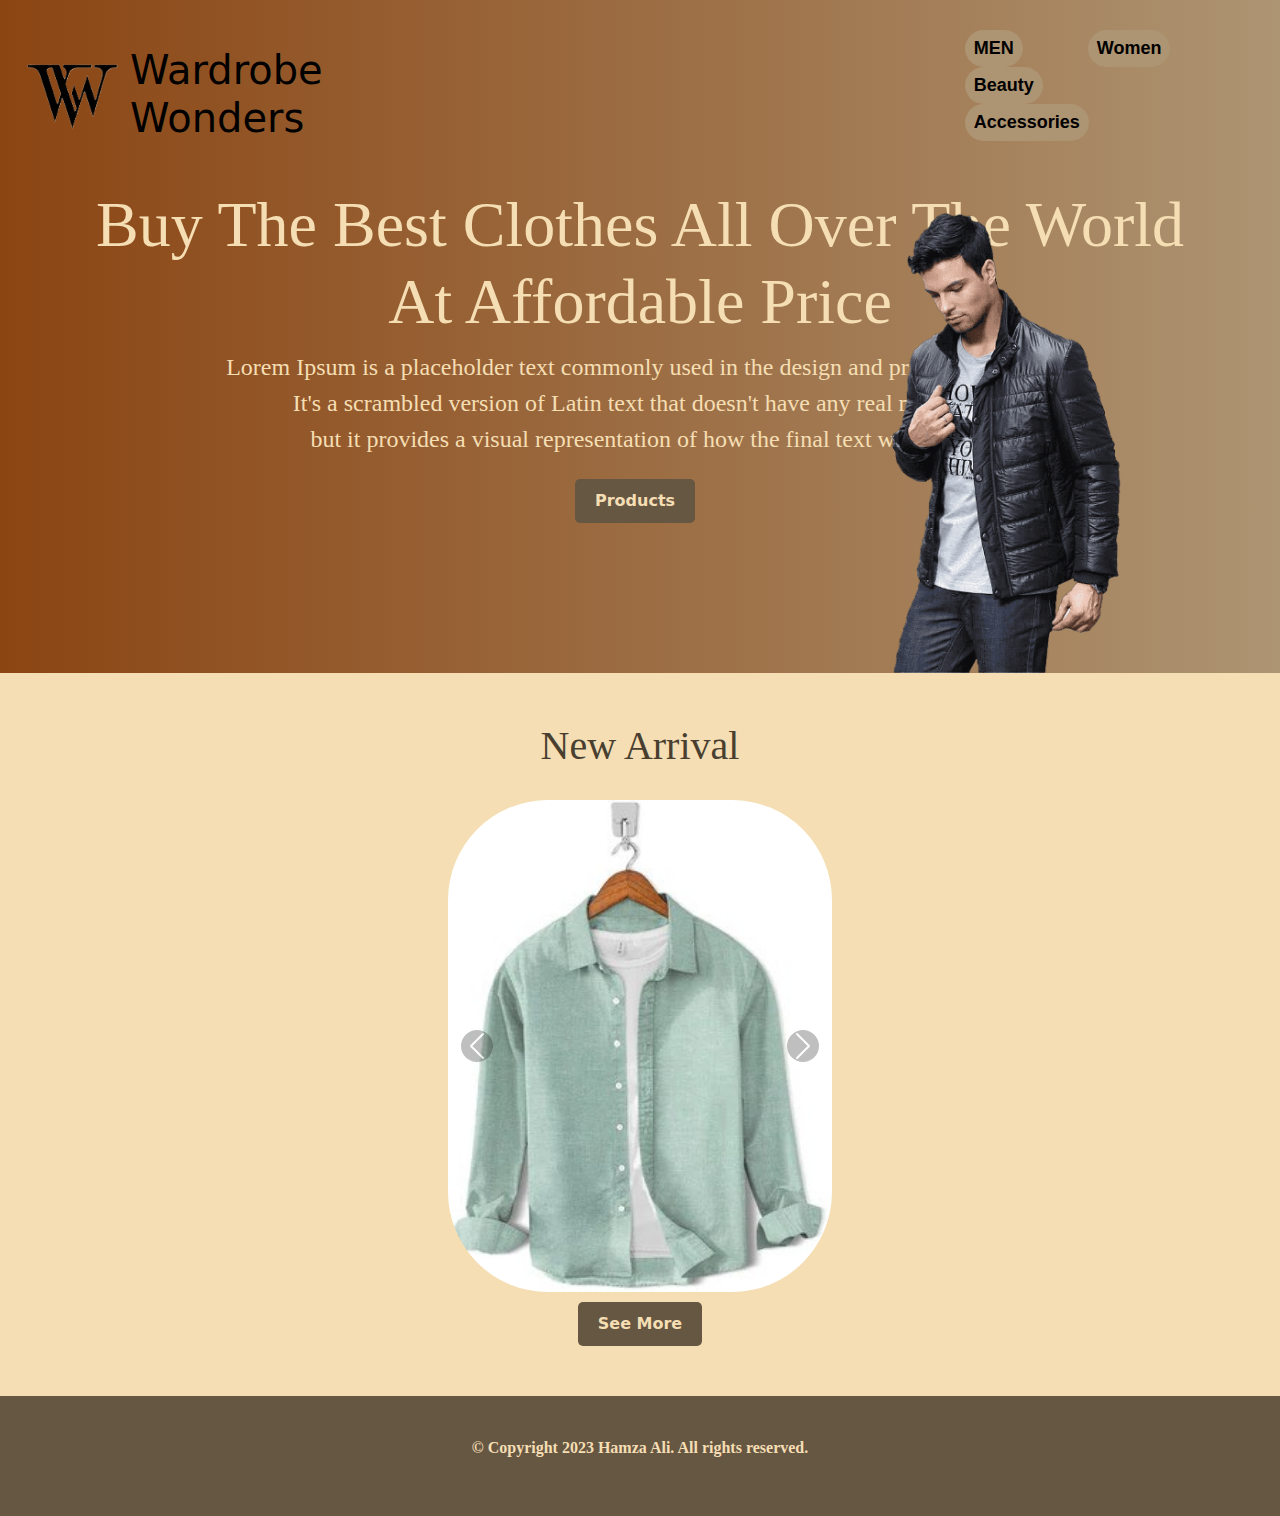
<file: index.html>
<!DOCTYPE html>
<html>
<head>
<title>Wardrobe Wonders</title>
<link rel="stylesheet" href="Style.css">
<link href="https://cdn.jsdelivr.net/npm/bootstrap@5.3.3/dist/css/bootstrap.min.css" rel="stylesheet" integrity="sha384-QWTKZyjpPEjISv5WaRU9OFeRpok6YctnYmDr5pNlyT2bRjXh0JMhjY6hW+ALEwIH" crossorigin="anonymous">
</head>
<body>
    <header>
        <div class="hero-section">
          <div class="logo-and-heading">
            <img class ="ww"src="./Images/logo2.png" alt="Wardrobe Wonders Logo">
            <h1 class="logofont">Wardrobe Wonders</h1>
            <nav>
              <ul>
                <li><a href="Men.html">MEN</a></li>
                <li><a href="Women.html">Women</a></li>
                <li><a href="Beauty.html">Beauty</a></li>
                <li><a href="Accessories.html">Accessories</a></li>
              </ul>
            </nav>
          </div>
          <div class="text-content">
            <h3 class="fonts hed3">Buy The Best Clothes All Over The World <br>At Affordable Price</h3>
            <p class="fonts para">Lorem Ipsum is a placeholder text commonly used in the design and printing industry. <br>It's a scrambled version of Latin text that doesn't have any real meaning, <br>but it provides a visual representation of how the final text will look.</p>
          </div>
          <div class="imagecontainer">
            <img class="clothes1" src="./Images/shirt2.png" alt="Wardrobe picture">
        </div>
            <div>
                <a href="#NewProducts" class="products-button">Products</a> 
              </div>
        </div>


            
      </header>
      <section class="product-section" id="NewProducts">

        <h2 class="secHead">New Arrival</h2>
        <div id="carouselExample" class="carousel slide">
            <div class="carousel-inner">
              <div class="carousel-item active">
                <a href="Men.html"> <img src="./Images/Men Images/Product 1.jpg" class="d-block w-100" alt="Product 1"></a>
              </div>
              <div class="carousel-item">
                <a href="Men.html"><img src="./Images/Men Images/Product 2.jpg" class="d-block w-100" alt="Product 2"></a>
              </div>
              <div class="carousel-item">
               <a href="Men.html"> <img src="./Images/Men Images/Product 3.jpg" class="d-block w-100" alt="Product 3"></a>
              </div>
            </div>
            <button class="carousel-control-prev" type="button" data-bs-target="#carouselExample" data-bs-slide="prev">
              <span class="carousel-control-prev-icon" aria-hidden="true"></span>
              <span class="visually-hidden">Previous</span>
            </button>
            <button class="carousel-control-next" type="button" data-bs-target="#carouselExample" data-bs-slide="next">
              <span class="carousel-control-next-icon" aria-hidden="true"></span>
              <span class="visually-hidden">Next</span>
            </button>
          </div>
          <div>
            <a href="Men.html" class="more-button">See More</a> 
          </div>
      </section>
      <footer>
        <p>&copy; Copyright 2023 Hamza Ali. All rights reserved.</p>
      </footer>
      <script src="https://cdn.jsdelivr.net/npm/bootstrap@5.3.3/dist/js/bootstrap.bundle.min.js" integrity="sha384-YvpcrYf0tY3lHB60NNkmXc5s9fDVZLESaAA55NDzOxhy9GkcIdslK1eN7N6jIeHz" crossorigin="anonymous"></script>    
</body>

</html>
</file>
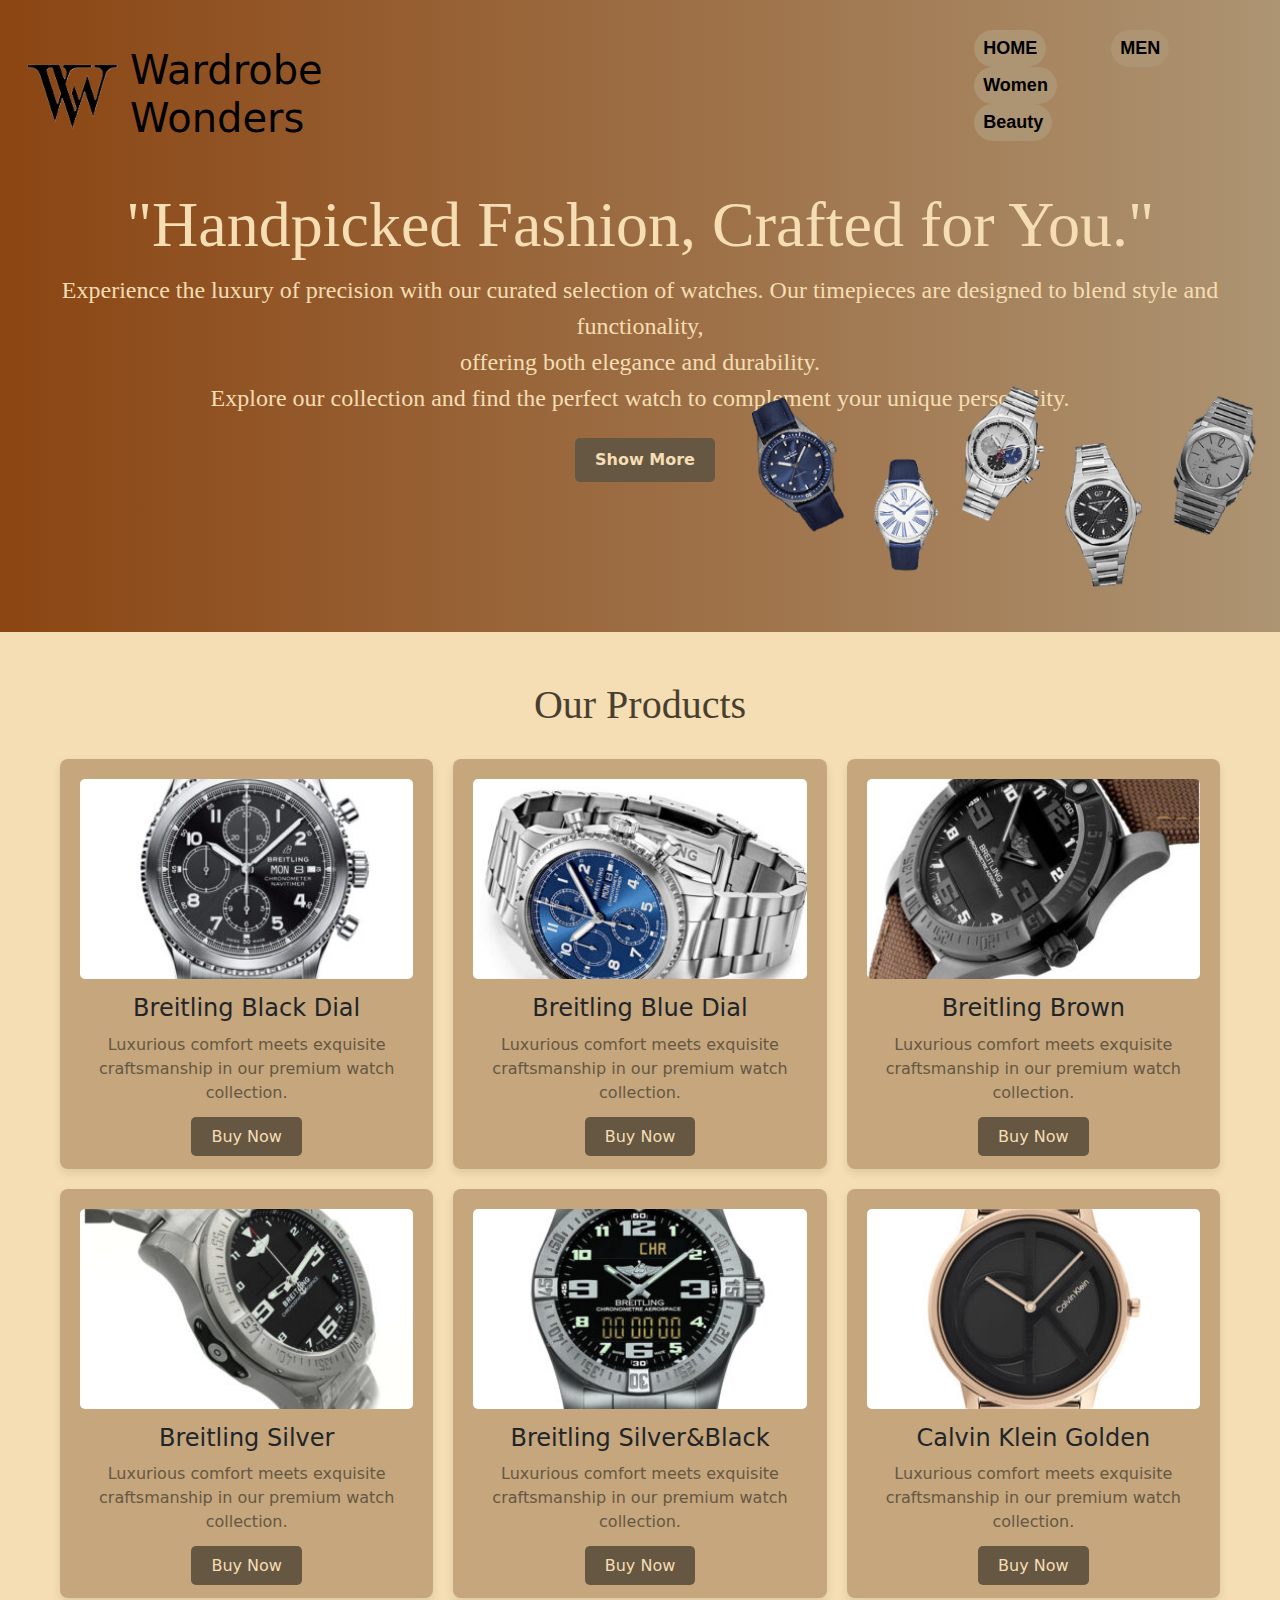
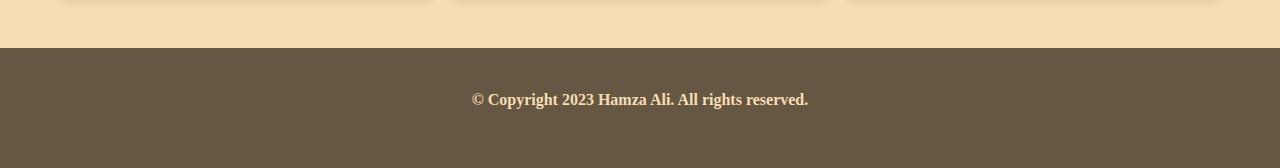
<file: Accessories.html>
<!DOCTYPE html>
<html>
<head>
<title>Wardrobe Wonders-Accesories</title>
<link rel="stylesheet" href="Style.css">
<link href="https://cdn.jsdelivr.net/npm/bootstrap@5.3.3/dist/css/bootstrap.min.css" rel="stylesheet" integrity="sha384-QWTKZyjpPEjISv5WaRU9OFeRpok6YctnYmDr5pNlyT2bRjXh0JMhjY6hW+ALEwIH" crossorigin="anonymous">
</head>
<body>
    <header>
        <div class="hero-section">
          <div class="logo-and-heading">
            <img class ="ww"src="./Images/logo2.png" alt="Wardrobe Wonders Logo">
            <h1 class="logofont">Wardrobe Wonders</h1>
            <nav>
              <ul>
                <li><a href="index.html">HOME</a></li>
                <li><a href="Men.html">MEN</a></li>
                <li><a href="Women.html">Women</a></li>
                <li><a href="Beauty.html">Beauty</a></li>
              </ul>
            </nav>
          </div>
          <div class="text-content">
            <h3 class="fonts hed3">"Handpicked Fashion, Crafted for You."</h3>
            <p class="fonts para">Experience the luxury of precision with our curated selection of watches. Our timepieces are designed to blend style and functionality, <br>offering both elegance and durability. <br>Explore our collection and find the perfect watch to complement your unique personality.</p>
          </div>
          <div class="imagecontainer">
            <img class="clothes1" src="./Images/accessories.png" alt="Wardrobe picture">
        </div>
            <div>
                <a href="#ap" class="products-button">Show More</a> 
              </div>
        </div>   
      </header>
      <section class="product-section Accessories-Products" id="ap">
        <h2 class="secHead">Our Products</h2>
    <div class="product-grid">
        <!-- Product Card 1 -->
        <div class="product-card">
            <img src="./Images/Accessories Images/Producta 1.jpg" alt="Product 1" class="product-image">
            <h3 class="product-title">Breitling Black Dial</h3>
            <p class="product-description">Luxurious comfort meets exquisite craftsmanship in our premium watch collection.</p>
            <a href="#" class="product-btn">Buy Now</a>
        </div>
        <!-- Product Card 2 -->
        <div class="product-card">
            <img src="./Images/Accessories Images/Producta 2.jpg" alt="Product 2" class="product-image">
            <h3 class="product-title">Breitling Blue Dial</h3>
            <p class="product-description">Luxurious comfort meets exquisite craftsmanship in our premium watch collection.</p>
            <a href="#" class="product-btn">Buy Now</a>
        </div>
        <!-- Product Card 3 -->
        <div class="product-card">
            <img src="./Images/Accessories Images/Producta 3.jpg" alt="Product 3" class="product-image">
            <h3 class="product-title">Breitling Brown </h3>
            <p class="product-description">Luxurious comfort meets exquisite craftsmanship in our premium watch collection.</p>
            <a href="#" class="product-btn">Buy Now</a>
        </div>
        <!-- Product Card 4 -->
        <div class="product-card">
            <img src="./Images/Accessories Images/Producta 4.jpg" alt="Product 4" class="product-image">
            <h3 class="product-title">Breitling Silver</h3>
            <p class="product-description">Luxurious comfort meets exquisite craftsmanship in our premium watch collection.</p>
            <a href="#" class="product-btn">Buy Now</a>
        </div>
        <!-- Product Card 5 -->
        <div class="product-card">
            <img src="./Images/Accessories Images/Producta 5.jpg" alt="Product 5" class="product-image">
            <h3 class="product-title">Breitling Silver&Black</h3>
            <p class="product-description">Luxurious comfort meets exquisite craftsmanship in our premium watch collection.</p>
            <a href="#" class="product-btn">Buy Now</a>
        </div>
        <!-- Product Card 6 -->
        <div class="product-card">
            <img src="./Images/Accessories Images/Producta 6.jpg" alt="Product 6" class="product-image">
            <h3 class="product-title">Calvin Klein Golden</h3>
            <p class="product-description">Luxurious comfort meets exquisite craftsmanship in our premium watch collection.</p>
            <a href="#" class="product-btn">Buy Now</a>
        </div>
    </div>
        
      </section>
      <footer>
        <p>&copy; Copyright 2023 Hamza Ali. All rights reserved.</p>
      </footer>
</body>
</file>
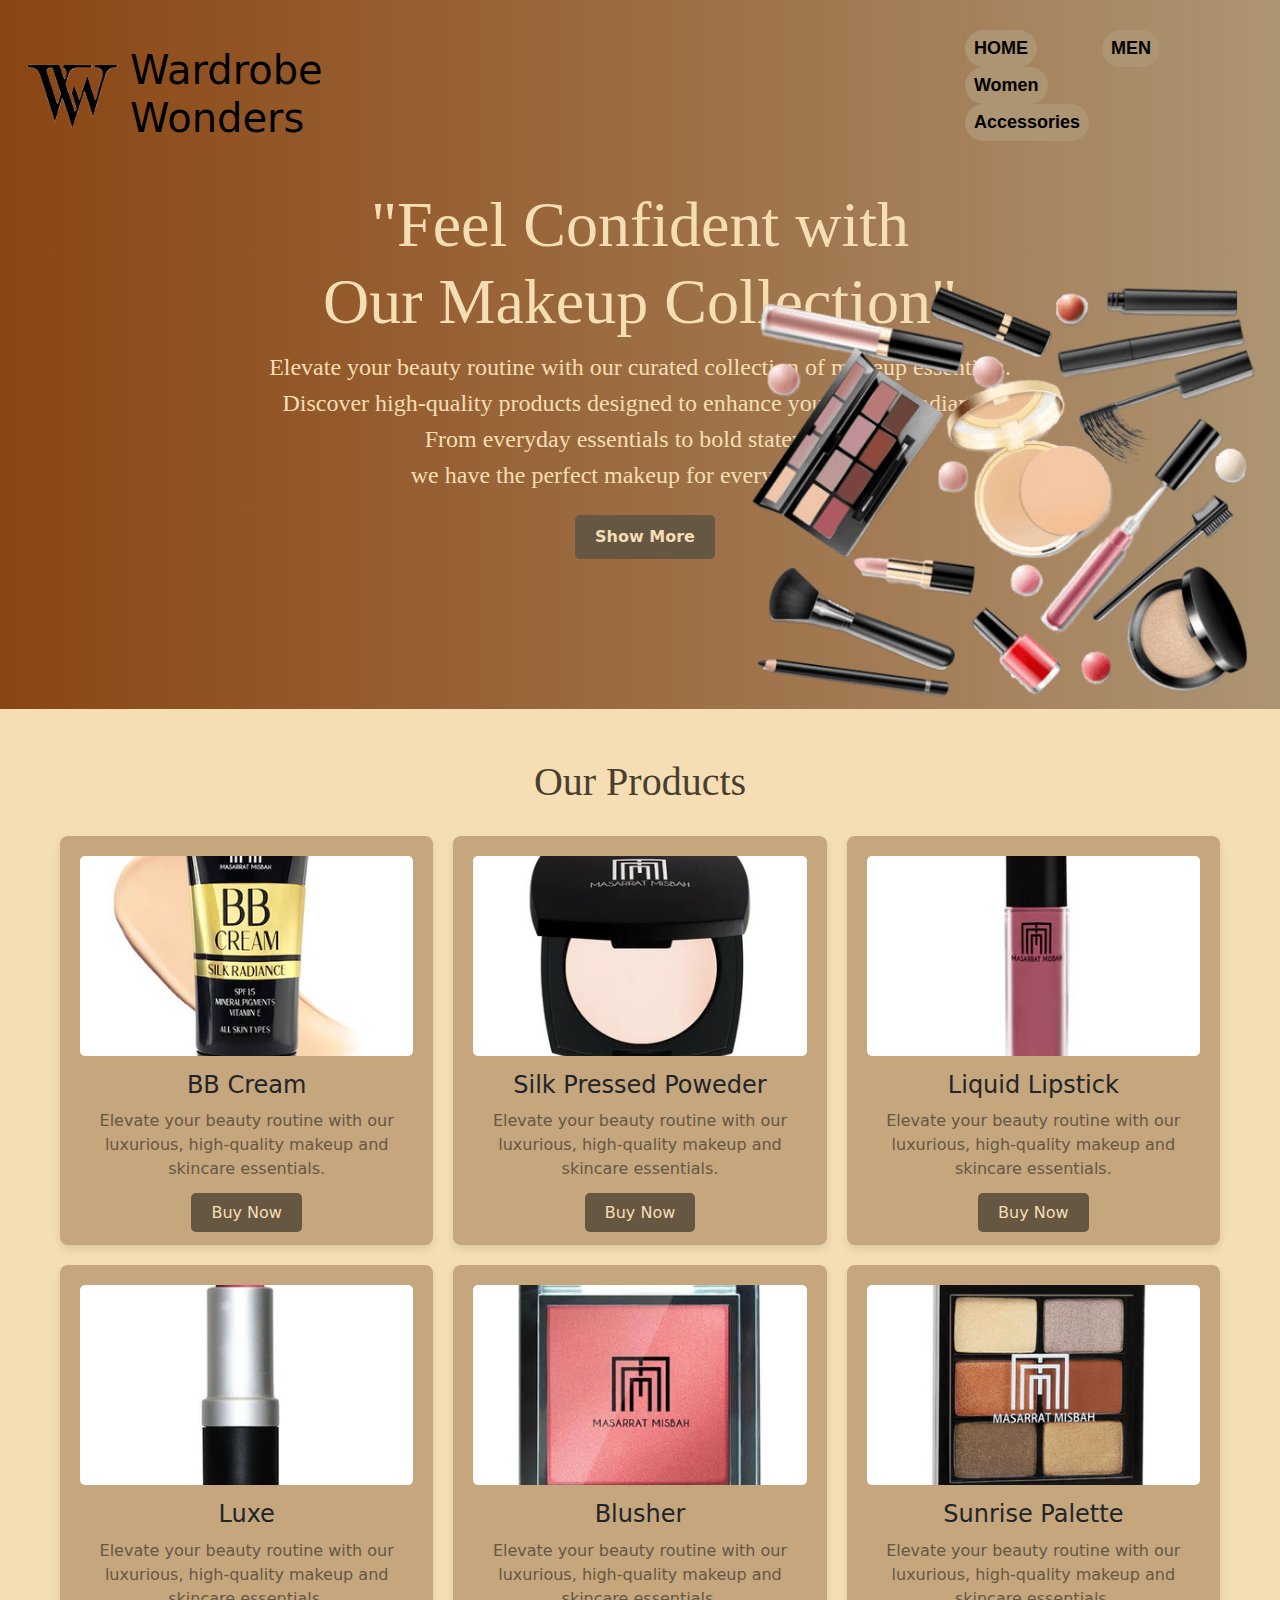
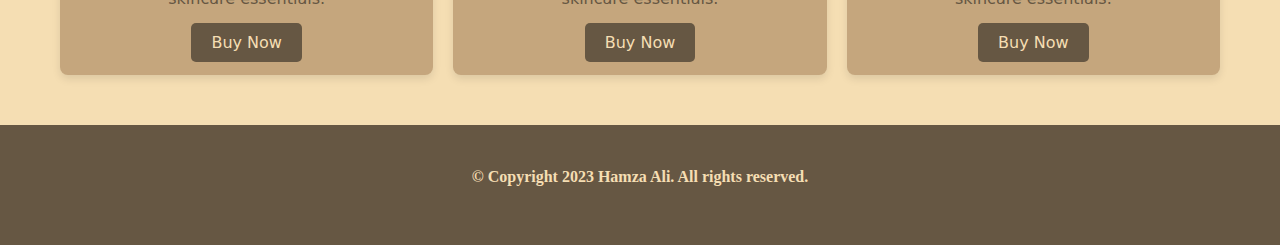
<file: Beauty.html>
<!DOCTYPE html>
<html>
<head>
<title>Wardrobe Wonders-Beauty</title>
<link rel="stylesheet" href="Style.css">
<link href="https://cdn.jsdelivr.net/npm/bootstrap@5.3.3/dist/css/bootstrap.min.css" rel="stylesheet" integrity="sha384-QWTKZyjpPEjISv5WaRU9OFeRpok6YctnYmDr5pNlyT2bRjXh0JMhjY6hW+ALEwIH" crossorigin="anonymous">
</head>
<body>
    <header>
        <div class="hero-section">
          <div class="logo-and-heading">
            <img class ="ww"src="./Images/logo2.png" alt="Wardrobe Wonders Logo">
            <h1 class="logofont">Wardrobe Wonders</h1>
            <nav>
              <ul>
                <li><a href="index.html">HOME</a></li>
                <li><a href="Men.html">MEN</a></li>
                <li><a href="Women.html">Women</a></li>
                <li><a href="Accessories.html">Accessories</a></li>
              </ul>
            </nav>
          </div>
          <div class="text-content">
            <h3 class="fonts hed3">"Feel Confident with <br>Our Makeup Collection"</h3>
            
          </div><p class="fonts para">Elevate your beauty routine with our curated collection of makeup essentials. <br>Discover high-quality products designed to enhance your natural radiance. <br>From everyday essentials to bold statements, <br>we have the perfect makeup for every occasion.</p>
          <div class="imagecontainer">
            <img class="clothes1" src="./Images/beauty.png" alt="Wardrobe picture">
        </div>
            <div>
                <a href="#bp" class="products-button">Show More</a> 
              </div>
        </div>   
      </header>
      <section class="product-section Beauty-section" id="bp">
        <h2 class="secHead">Our Products</h2>
    <div class="product-grid">
        <!-- Product Card 1 -->
        <div class="product-card">
            <img src="./Images/Beauty Images/Productb 1.jpg" alt="Product 1" class="product-image">
            <h3 class="product-title">BB Cream</h3>
            <p class="product-description">Elevate your beauty routine with our luxurious, high-quality makeup and skincare essentials.</p>
            <a href="#" class="product-btn">Buy Now</a>
        </div>
        <!-- Product Card 2 -->
        <div class="product-card">
            <img src="./Images/Beauty Images/Productb 2.jpg" alt="Product 2" class="product-image">
            <h3 class="product-title">Silk Pressed Poweder</h3>
            <p class="product-description">Elevate your beauty routine with our luxurious, high-quality makeup and skincare essentials.</p>
            <a href="#" class="product-btn">Buy Now</a>
        </div>
        <!-- Product Card 3 -->
        <div class="product-card">
            <img src="./Images/Beauty Images/Productb 3.jpg" alt="Product 3" class="product-image">
            <h3 class="product-title">Liquid Lipstick</h3>
            <p class="product-description">Elevate your beauty routine with our luxurious, high-quality makeup and skincare essentials.</p>
            <a href="#" class="product-btn">Buy Now</a>
        </div>
        <!-- Product Card 4 -->
        <div class="product-card">
            <img src="./Images/Beauty Images/Productb 4.jpg" alt="Product 4" class="product-image">
            <h3 class="product-title">Luxe</h3>
            <p class="product-description">Elevate your beauty routine with our luxurious, high-quality makeup and skincare essentials.</p>
            <a href="#" class="product-btn">Buy Now</a>
        </div>
        <!-- Product Card 5 -->
        <div class="product-card">
            <img src="./Images/Beauty Images/Productb 5.jpg" alt="Product 5" class="product-image">
            <h3 class="product-title">Blusher</h3>
            <p class="product-description">Elevate your beauty routine with our luxurious, high-quality makeup and skincare essentials.</p>
            <a href="#" class="product-btn">Buy Now</a>
        </div>
        <!-- Product Card 6 -->
        <div class="product-card">
            <img src="./Images/Beauty Images/Productb 6.jpg" alt="Product 6" class="product-image">
            <h3 class="product-title">Sunrise Palette</h3>
            <p class="product-description">Elevate your beauty routine with our luxurious, high-quality makeup and skincare essentials.</p>
            <a href="#" class="product-btn">Buy Now</a>
        </div>
    </div>
        
      </section>
      <footer>
        <p>&copy; Copyright 2023 Hamza Ali. All rights reserved.</p>
      </footer>
</body>
</file>
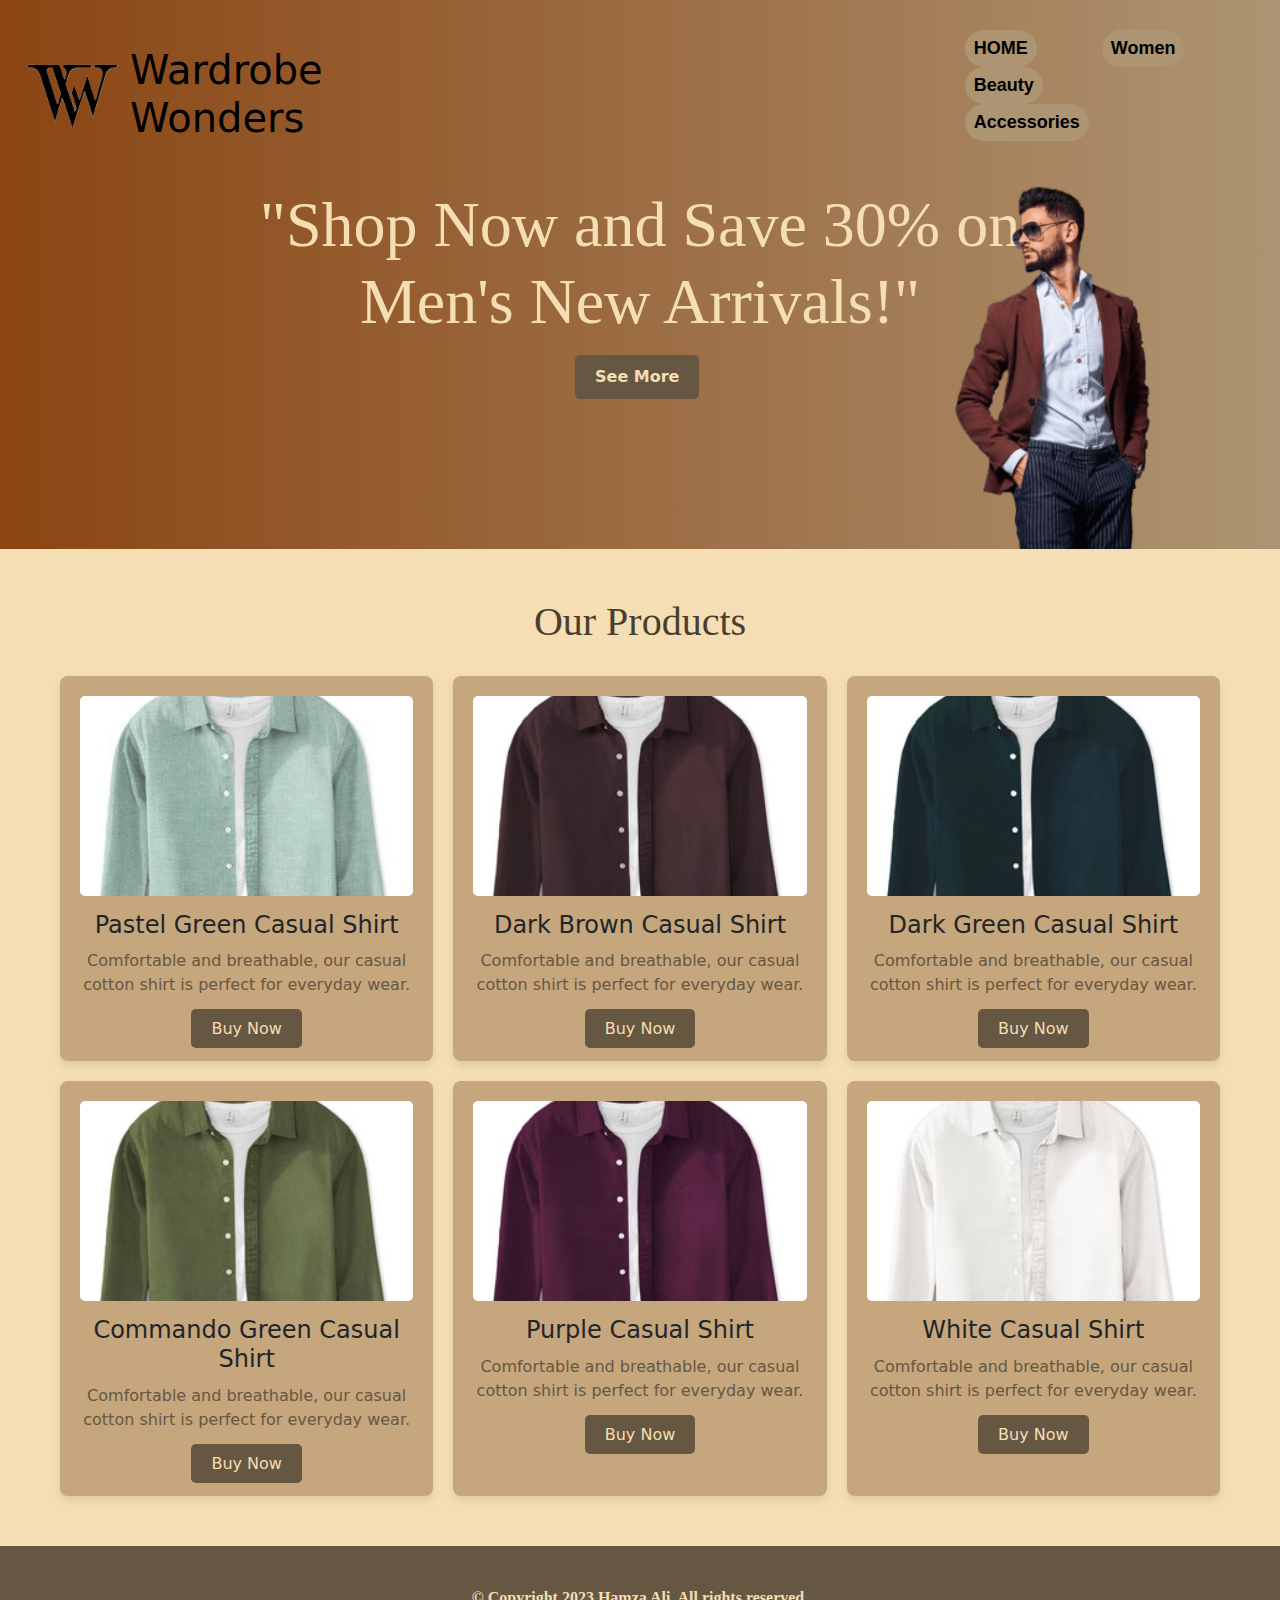
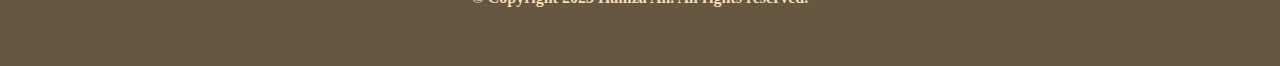
<file: Men.html>
<!DOCTYPE html>
<html>
<head>
<title>Wardrobe Wonders-Men</title>
<link rel="stylesheet" href="Style.css">
<link href="https://cdn.jsdelivr.net/npm/bootstrap@5.3.3/dist/css/bootstrap.min.css" rel="stylesheet" integrity="sha384-QWTKZyjpPEjISv5WaRU9OFeRpok6YctnYmDr5pNlyT2bRjXh0JMhjY6hW+ALEwIH" crossorigin="anonymous">
</head>
<body>
    <header>
        <div class="hero-section">
          <div class="logo-and-heading">
            <img class ="ww"src="./Images/logo2.png" alt="Wardrobe Wonders Logo">
            <h1 class="logofont">Wardrobe Wonders</h1>
            <nav>
              <ul>
                <li><a href="index.html">HOME</a></li>
                <li><a href="Women.html">Women</a></li>
                <li><a href="Beauty.html">Beauty</a></li>
                <li><a href="Accessories.html">Accessories</a></li>
              </ul>
            </nav>
          </div>
          <div class="text-content">
            <h3 class="fonts hed3">"Shop Now and Save 30% on <br>Men's New Arrivals!"

            </h3>
            
          </div>
          <div class="imagecontainer">
            <img class="clothes1" src="./Images/men.png" alt="Wardrobe picture" >
        </div>
            <div>
                <a href="#mp" class="products-button">See More</a> 
              </div>
        </div>   
      </header>
      <section class="product-section men-Products" id="mp">
        <h2 class="secHead">Our Products</h2>
    <div class="product-grid">
        <!-- Product Card 1 -->
        <div class="product-card">
            <img src="./Images/Men Images/Product 1.jpg" alt="Product 1" class="product-image">
            <h3 class="product-title">Pastel Green Casual Shirt</h3>
            <p class="product-description">Comfortable and breathable, our casual cotton shirt is perfect for everyday wear.</p>
            <a href="#" class="product-btn">Buy Now</a>
        </div>
        <!-- Product Card 2 -->
        <div class="product-card">
            <img src="./Images/Men Images/Product 2.jpg" alt="Product 2" class="product-image">
            <h3 class="product-title">Dark Brown Casual Shirt</h3>
            <p class="product-description">Comfortable and breathable, our casual cotton shirt is perfect for everyday wear.</p>
            <a href="#" class="product-btn">Buy Now</a>
        </div>
        <!-- Product Card 3 -->
        <div class="product-card">
            <img src="./Images/Men Images/Product 3.jpg" alt="Product 3" class="product-image">
            <h3 class="product-title">Dark Green Casual Shirt</h3>
            <p class="product-description">Comfortable and breathable, our casual cotton shirt is perfect for everyday wear.</p>
            <a href="#" class="product-btn">Buy Now</a>
        </div>
        <!-- Product Card 4 -->
        <div class="product-card">
            <img src="./Images/Men Images/Product 4.jpg" alt="Product 4" class="product-image">
            <h3 class="product-title">Commando Green Casual Shirt</h3>
            <p class="product-description">Comfortable and breathable, our casual cotton shirt is perfect for everyday wear.</p>
            <a href="#" class="product-btn">Buy Now</a>
        </div>
        <!-- Product Card 5 -->
        <div class="product-card">
            <img src="./Images/Men Images/Product 5.jpg" alt="Product 5" class="product-image">
            <h3 class="product-title">Purple Casual Shirt</h3>
            <p class="product-description">Comfortable and breathable, our casual cotton shirt is perfect for everyday wear.</p>
            <a href="#" class="product-btn">Buy Now</a>
        </div>
        <!-- Product Card 6 -->
        <div class="product-card">
            <img src="./Images/Men Images/Product 6.jpg" alt="Product 6" class="product-image">
            <h3 class="product-title">White Casual Shirt</h3>
            <p class="product-description">Comfortable and breathable, our casual cotton shirt is perfect for everyday wear.</p>
            <a href="#" class="product-btn">Buy Now</a>
        </div>
    </div>   
      </section>
      <footer>
        <p>&copy; Copyright 2023 Hamza Ali. All rights reserved.</p>
      </footer>
</body>
</file>
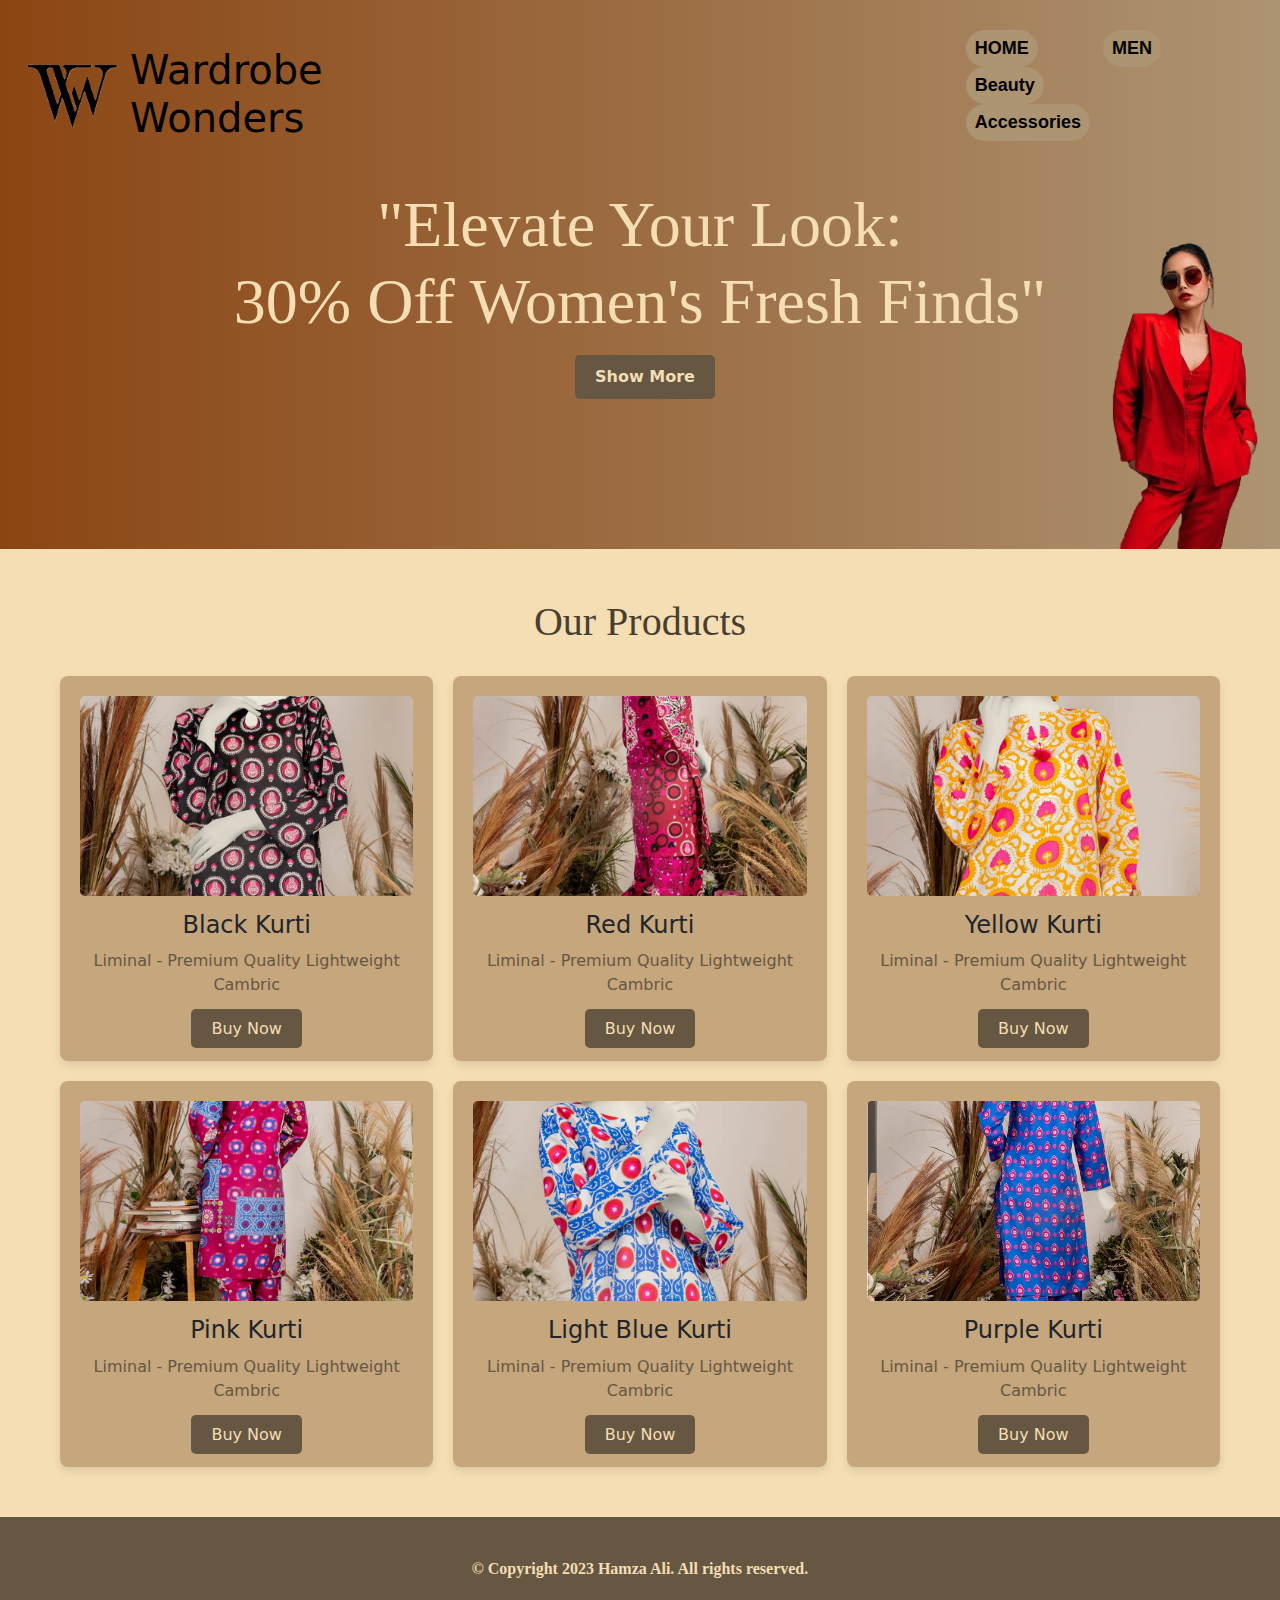
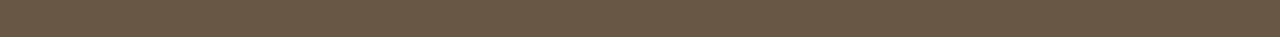
<file: Women.html>
<!DOCTYPE html>
<html>
<head>
<title>Wardrobe Wonders-Women</title>
<link rel="stylesheet" href="Style.css">
<link href="https://cdn.jsdelivr.net/npm/bootstrap@5.3.3/dist/css/bootstrap.min.css" rel="stylesheet" integrity="sha384-QWTKZyjpPEjISv5WaRU9OFeRpok6YctnYmDr5pNlyT2bRjXh0JMhjY6hW+ALEwIH" crossorigin="anonymous">
</head>
<body>
    <header>
        <div class="hero-section">
          <div class="logo-and-heading">
            <img class ="ww"src="./Images/logo2.png" alt="Wardrobe Wonders Logo">
            <h1 class="logofont">Wardrobe Wonders</h1>
            <nav>
              <ul>
                <li><a href="index.html">HOME</a></li>
                <li><a href="Men.html">MEN</a></li>
                <li><a href="Beauty.html">Beauty</a></li>
                <li><a href="Accessories.html">Accessories</a></li>
              </ul>
            </nav>
          </div>
          <div class="text-content">
            <h3 class="fonts hed3">"Elevate Your Look: <br>30% Off Women's Fresh Finds"</h3>
          </div>
          <div class="imagecontainer">
            <img class="women" src="./Images/women.png" alt="Wardrobe picture">
        </div>
            <div>
                <a href="#wp" class="products-button">Show More</a> 
              </div>
        </div>   
      </header>
      <section class="product-section women-Products" id="wp">
        <h2 class="secHead">Our Products</h2>
    <div class="product-grid">
        <!-- Product Card 1 -->
        <div class="product-card">
            <img src="./Images/Women Images/Productw 1.jpg" alt="Product 1" class="product-image">
            <h3 class="product-title">Black Kurti</h3>
            <p class="product-description">	Liminal - Premium Quality Lightweight Cambric</p>
            <a href="#" class="product-btn">Buy Now</a>
        </div>
        <!-- Product Card 2 -->
        <div class="product-card">
            <img src="./Images/Women Images/Productw 2.jpg" alt="Product 2" class="product-image">
            <h3 class="product-title">Red Kurti</h3>
            <p class="product-description">	Liminal - Premium Quality Lightweight Cambric</p>
            <a href="#" class="product-btn">Buy Now</a>
        </div>
        <!-- Product Card 3 -->
        <div class="product-card">
            <img src="./Images/Women Images/Productw 3.jpg" alt="Product 3" class="product-image">
            <h3 class="product-title">Yellow Kurti</h3>
            <p class="product-description">	Liminal - Premium Quality Lightweight Cambric</p>
            <a href="#" class="product-btn">Buy Now</a>
        </div>
        <!-- Product Card 4 -->
        <div class="product-card">
            <img src="./Images/Women Images/Productw 4.jpg" alt="Product 4" class="product-image">
            <h3 class="product-title">Pink Kurti</h3>
            <p class="product-description">	Liminal - Premium Quality Lightweight Cambric</p>
            <a href="#" class="product-btn">Buy Now</a>
        </div>
        <!-- Product Card 5 -->
        <div class="product-card">
            <img src="./Images/Women Images/Productw 5.jpg" alt="Product 5" class="product-image">
            <h3 class="product-title">Light Blue Kurti</h3>
            <p class="product-description">	Liminal - Premium Quality Lightweight Cambric</p>
            <a href="#" class="product-btn">Buy Now</a>
        </div>
        <!-- Product Card 6 -->
        <div class="product-card">
            <img src="./Images/Women Images/Productw 6.jpg" alt="Product 6" class="product-image">
            <h3 class="product-title">Purple Kurti</h3>
            <p class="product-description">	Liminal - Premium Quality Lightweight Cambric</p>
            <a href="#" class="product-btn">Buy Now</a>
        </div>
    </div>
        
      </section>
      <footer>
        <p>&copy; Copyright 2023 Hamza Ali. All rights reserved.</p>
      </footer>
</body>
</file>
<file: Style.css>
.hero-section {
    display: flex;
    flex-direction: column; 
    align-items: center; 
    background: linear-gradient(to right, #8B4513, #ad9472);
    padding: 20px;
    padding-bottom: 200px;
    justify-content: space-between;
    width: 100vw;
    position:relative ;
  }
  
  .logo-and-heading {
    display: flex;
    align-items: center;
  }
  
  .ww {
    max-width: 100px;
  }
  .para{
    text-align: center;
  }
  

  
  .text-content {
    margin-top: 20px; 
    text-align: center;
  
  }
  
  .image-container {
    flex: 1;
  }
  nav {
    list-style: none;
    margin-left: 600px;
    padding: 0;
    display: flex; 
    justify-content: space-between; 
    padding: 10px; 
  }
  
  nav ul li {
    display: inline-block;
    margin-right: 60px; 
    justify-content: space-evenly;
  }
  
  nav ul li a {
    font-family:sans-serif;
    font-weight: bold;
    color: black;
    font-size: 18px; 
    border-radius: 50px;
    text-decoration: none;
    background-color: #ad9472;
    display: inline-block;
    padding: 5px 9px;

  }
  
  nav ul li a:hover {
    background-color: #312b23;
    color: wheat;
  }
  .fonts{
    font-family: serif;
    color:wheat
  }
.logofont{
    color: black; 
    margin: 0;
    margin-left: 10px;
}
.imagecontainer{
    position: absolute;
    right: 0;
    bottom: 0;
    max-width: 100%;
    display: flex;
}
.clothes1{
    height: auto;
    width: 550px;
 
}

.hed3{
    font-size: 4rem;
}
.para{
    font-size: 1.5rem
}
html, body {
    margin: 0;
    padding: 0;
    box-sizing: border-box;
  }
  

  header {
    width: 100%;
  }
  .products-button {
    display: flex;
    font-weight: bold;
    display: inline-block;
    padding: 10px 20px;
    background-color: #665743; 
    color: wheat;
    text-decoration: none;
    border-radius: 5px;
    position: absolute;
    bottom: 150px; 
    margin-left: -65px;
  }
  
  .products-button:hover {
    background-color: #312b23;
  }
  .women{
    height: 500%;
    width: 500%;
    
  }

/* section part*/
.product-section {
  margin-top: 20px; /* Adjust spacing as needed */
}

.slider-container {
  overflow: hidden;
  width: 800px; /* Adjust width as needed */
  height: 300px; /* Adjust height as needed */
}

.slider-track {
  display: flex;
  width: 100%;
  height: 100%;
  transition: transform 0.5s ease;
}

.slide {
  flex: 0 0 auto; /* Ensure slides don't expand */
  width: 200px; /* Adjust slide width */
  height: 100%;
  /* Add your product styling here */
}
.secHead{
    text-align: center;
    font-family: serif;
    color: #493f31;
    font-size: 2.5rem;
    margin-bottom: 30px;
}

.sectionDiv{
    background-color: wheat;

}
.product-section {
  display: flex;
  flex-direction: column;
  justify-content: center;
  align-items: center;
  text-align: center;
  padding: 50px 0;
  background-color: wheat;
  margin-top: -1px;
}





.carousel {
  width: 30%;
  max-width: 1200px; 
  margin: 0 auto; /* Center the carousel */

}

.carousel-inner img {
  width: 50%; /* Make images fill the carousel container */
  height: 5%; /* Maintain aspect ratio */
  object-fit: cover;
  border-radius: 100px;
}

/* Carousel control buttons styling */
.carousel-control-prev-icon,
.carousel-control-next-icon {
  background-color: rgba(0, 0, 0, 0.5); /* Add a semi-transparent background to icons */
  border-radius: 50%; /* Round the control icons */
  padding: 15px;
}

.carousel-control-prev,
.carousel-control-next {
  width: 5%; /* Adjust the width of the controls */
}
.more-button{
    display: flex;
    font-weight: bold;
    display: inline-block;
    padding: 10px 20px;
    background-color: #665743; 
    color: wheat;
    text-decoration: none;
    border-radius: 5px;
    margin-top:10px ;
  }
.more-button:hover{
    background-color: #312b23;
}
footer {
    text-align: center;
    padding: 40px; 
    background-color: #665743;
    font-weight: bold;
    color: wheat; 
    font-family: serif;
  }

  .menProducts {
    padding: 50px 0;
    text-align: center;
    background-color: #f0f0f0;
}

.secHead {
    font-size: 2.5rem;
    margin-bottom: 30px;
}

/* Grid layout for products */
.product-grid {
    display: grid;
    grid-template-columns: repeat(3, 1fr); /* 3 products per row */
    gap: 20px;
    max-width: 1200px;
    margin: 0 auto;
    padding: 0 20px;
 
}

.product-card {
    background-color: #c5a67d;
    border-radius: 8px;
    box-shadow: 0 4px 8px rgba(0, 0, 0, 0.1);
    padding: 20px;
    transition: transform 0.3s ease, box-shadow 0.3s ease;
}

.product-card:hover {
    transform: translateY(-10px);
    box-shadow: 0 8px 16px rgba(0, 0, 0, 0.2);
}

.product-image {
    width: 100%;
    height: 200px;
    object-fit: cover;
    border-radius: 5px;
    margin-bottom: 15px;
}

.product-title {
    font-size: 1.5rem;
    margin-bottom: 10px;
}

.product-description {
    font-size: 1rem;
    color: #665743;
    margin-bottom: 20px;
}

.product-btn {
    background-color: #665743;
    color: wheat;
    padding: 10px 20px;
    text-decoration: none;
    border-radius: 5px;
    transition: background-color 0.3s ease;
}

.product-btn:hover {
    background-color: #312b23;
}
/* Media query for smaller screens */
@media (max-width: 768px) {
  .carousel {
    width: 100%; /* On smaller screens, make the carousel full-width */
  }

  .secHead {
    font-size: 2rem; /* Adjust heading size for mobile */
  }
}
/* Responsive styling for smaller screens */
@media (max-width: 768px) {
    .product-grid {
        grid-template-columns: repeat(2, 1fr); /* 2 products per row on smaller screens */
    }
}

@media (max-width: 576px) {
    .product-grid {
        grid-template-columns: 1fr; /* 1 product per row on mobile */
    }
}
</file>
